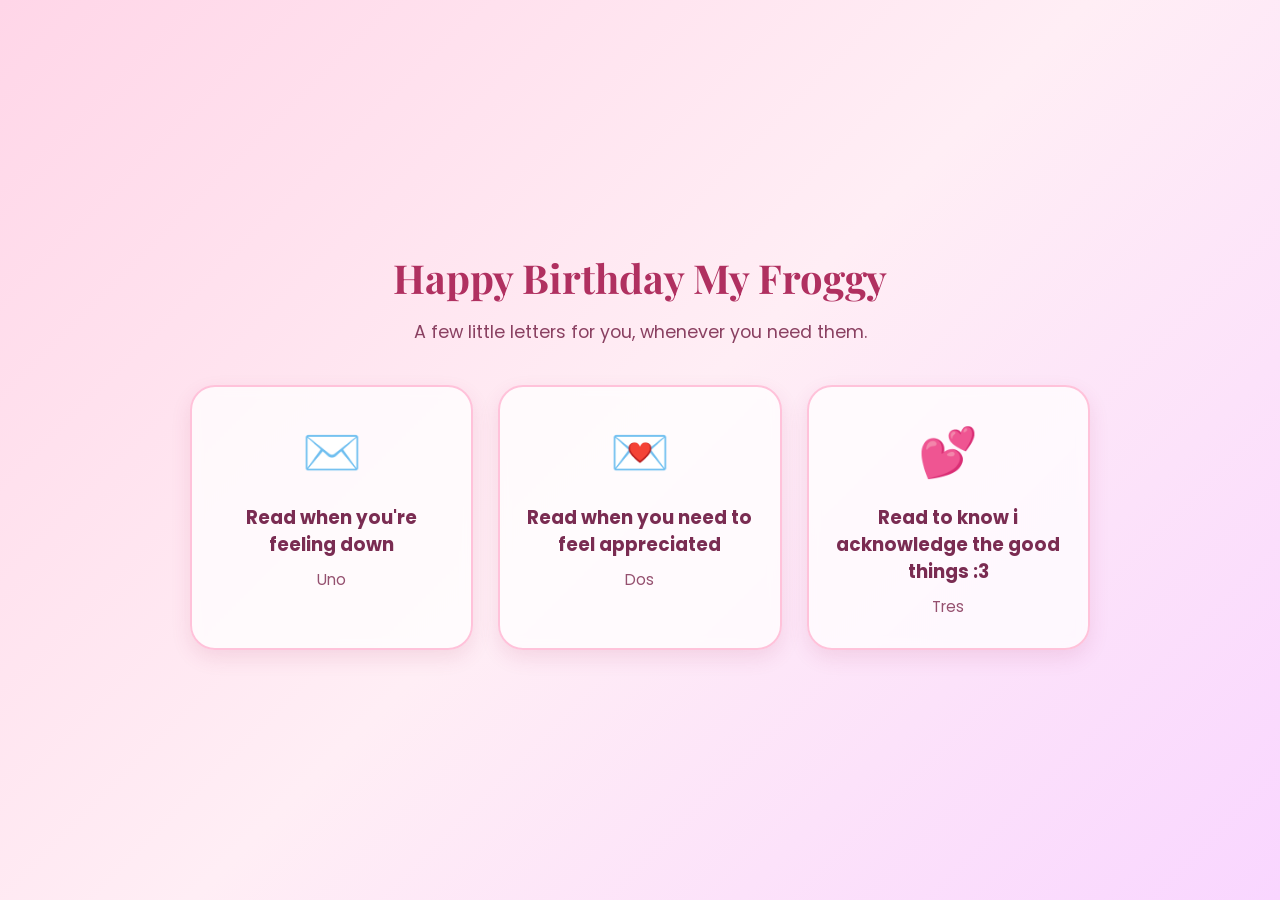
<file: index.html>
<!DOCTYPE html>
<html lang="en">
<head>
  <meta charset="UTF-8" />
  <meta name="viewport" content="width=device-width, initial-scale=1.0" />
  <title>Happy Birthday My Love</title>
  <link rel="stylesheet" href="css/styles.css" />
</head>
<body>
  <div class="hearts"></div>

  <main class="container">
    <h1>Happy Birthday My Froggy </h1>
    <p class="subtitle">A few little letters for you, whenever you need them.</p>

    <div class="envelope-grid">
      <a href="letter1.html" class="envelope-card">
        <div class="envelope-icon">✉️</div>
        <h2>Read when you're feeling down</h2>
        <p>Uno</p>
      </a>

      <a href="letter2.html" class="envelope-card">
        <div class="envelope-icon">💌</div>
        <h2>Read when you need to feel appreciated</h2>
        <p>Dos</p>
      </a>

      <a href="letter3.html" class="envelope-card">
        <div class="envelope-icon">💕</div>
        <h2>Read to know i acknowledge the good things :3</h2>
        <p>Tres</p>
      </a>
    </div>
  </main>
</body>
</html>
</file>
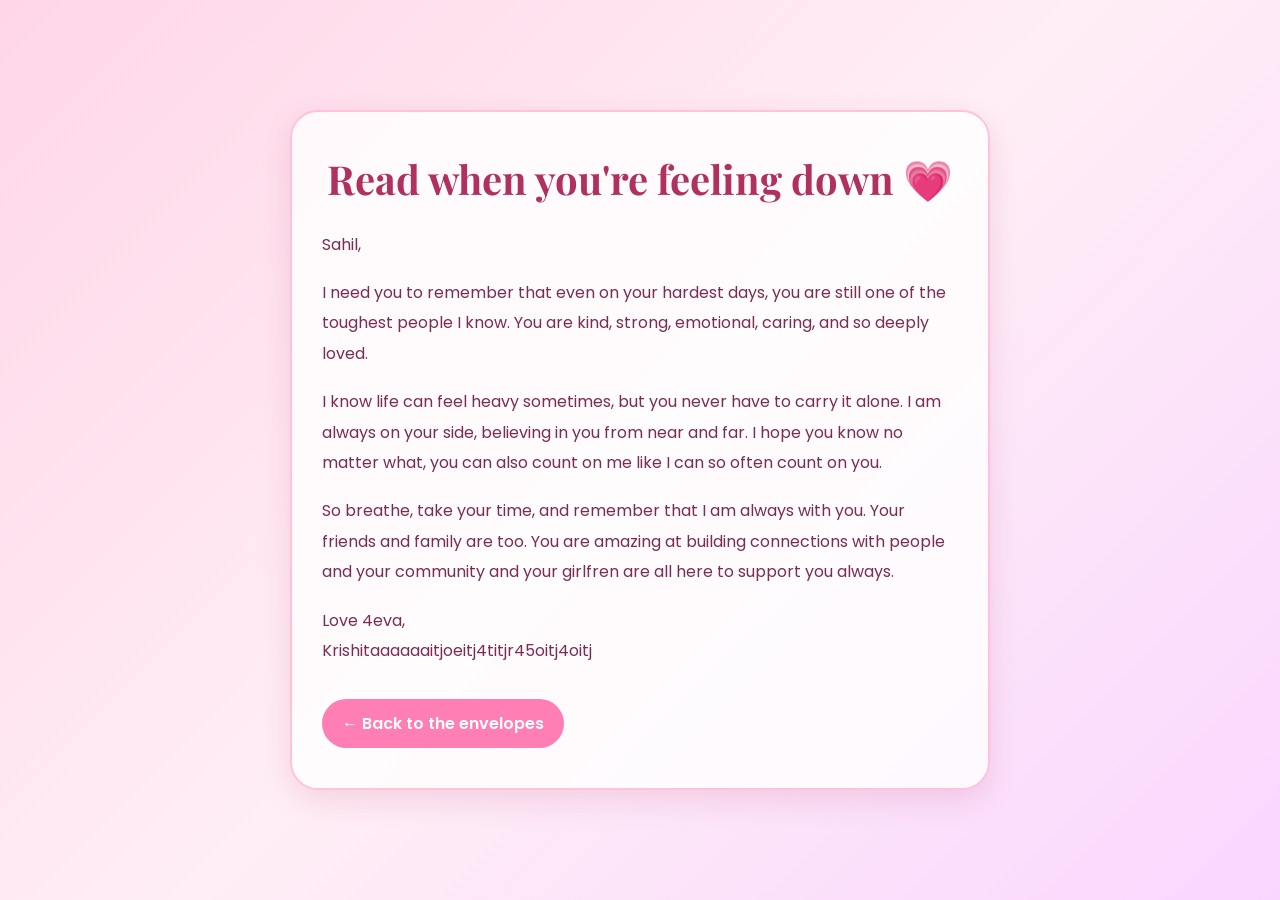
<file: letter1.html>
<!DOCTYPE html>
<html lang="en">
<head>
  <meta charset="UTF-8" />
  <meta name="viewport" content="width=device-width, initial-scale=1.0" />
  <title>Uno</title>
  <link rel="stylesheet" href="css/styles.css" />
</head>
<body>
  <main class="letter-page">
    <div class="letter-box">
      <h1>Read when you're feeling down 💗</h1>
      <p>
        Sahil,
      </p>
      <p>
        I need you to remember that even on your hardest days, you are still one of the toughest people I know. 
        You are kind, strong, emotional, caring, and so deeply loved.
      </p>
      <p>
        I know life can feel heavy sometimes, but you never have to carry it alone. I am
        always on your side, believing in you from near and far. I hope you know no matter what, you can also count on me like I can so often count on you. 
      </p>
      <p>
        So breathe, take your time, and remember that I am always with you. Your friends and family are too. You are amazing at building 
        connections with people and your community and your girlfren are all here to support you always. 
      </p>
      <p>
        Love 4eva,<br />
        Krishitaaaaaaitjoeitj4titjr45oitj4oitj
      </p>

      <a href="index.html" class="back-btn">← Back to the envelopes</a>
    </div>
  </main>
</body>
</html>
</file>
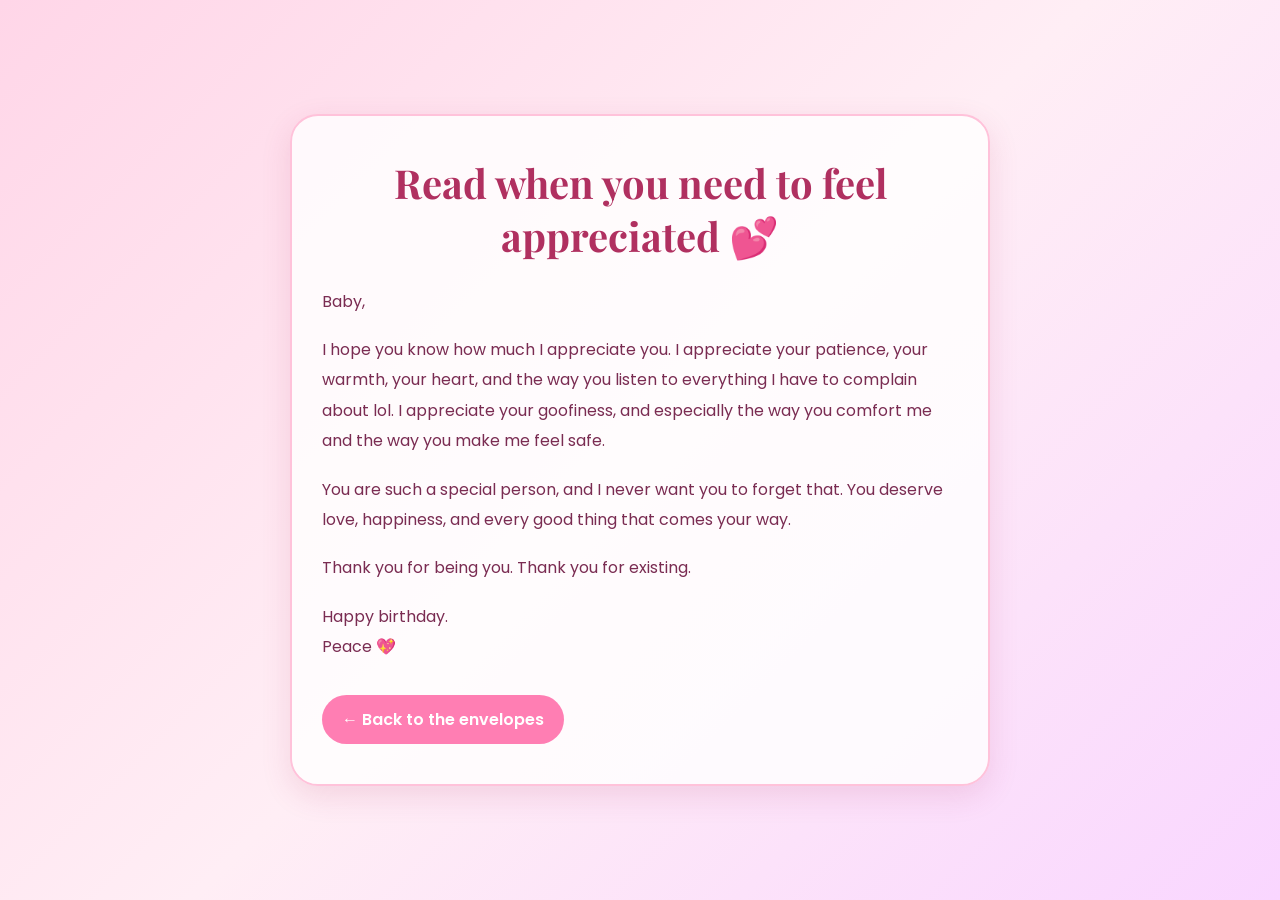
<file: letter2.html>
<!DOCTYPE html>
<html lang="en">
<head>
  <meta charset="UTF-8" />
  <meta name="viewport" content="width=device-width, initial-scale=1.0" />
  <title>Dos</title>
  <link rel="stylesheet" href="css/styles.css" />
</head>
<body>
  <main class="letter-page">
    <div class="letter-box">
      <h1>Read when you need to feel appreciated 💕</h1>
      <p>
        Baby,
      </p>
      <p>
        I hope you know how much I appreciate you. I appreciate your patience, your warmth,
        your heart, and the way you listen to everything I have to complain about lol. I appreciate your goofiness, and especially
        the way you comfort me and the way you make me feel safe.
      </p>
      <p>
        You are such a special person, and I never want you to forget that. You deserve love, happiness, and every good thing that comes your way.
      </p>
      <p>
        Thank you for being you. Thank you for existing.
      </p>
      <p>
        Happy birthday.<br />
        Peace 💖
      </p>

      <a href="index.html" class="back-btn">← Back to the envelopes</a>
    </div>
  </main>
</body>
</html>
</file>
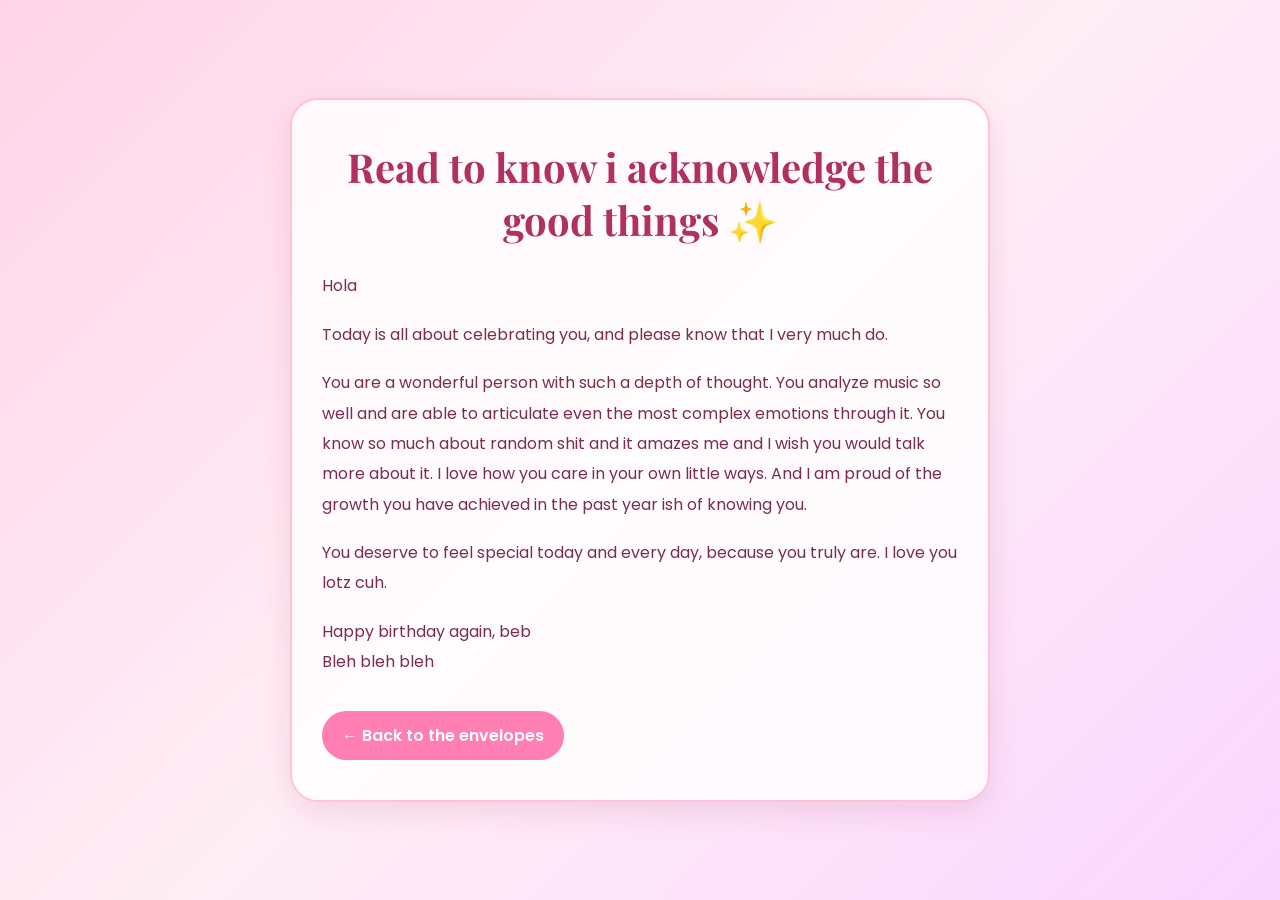
<file: letter3.html>
<!DOCTYPE html>
<html lang="en">
<head>
  <meta charset="UTF-8" />
  <meta name="viewport" content="width=device-width, initial-scale=1.0" />
  <title>Tres</title>
  <link rel="stylesheet" href="css/styles.css" />
</head>
<body>
  <main class="letter-page">
    <div class="letter-box">
      <h1>Read to know i acknowledge the good things ✨</h1>
      <p>
        Hola
      </p>
      <p>
        Today is all about celebrating you, and please know that I very much do.
      </p>
      <p>
        You are a wonderful person with such a depth of thought. You analyze music so well and are able to articulate even the most complex emotions through it. 
        You know so much about random shit and it amazes me and I wish you would talk more about it. I love how you care in your own little ways. And I am proud of the growth 
        you have achieved in the past year ish of knowing you. 
      </p>
      <p>
        You deserve to feel special today and every day, because you truly are. I love you lotz cuh. 
      </p>
      <p>
        Happy birthday again, beb<br />
        Bleh bleh bleh
      </p>

      <a href="index.html" class="back-btn">← Back to the envelopes</a>
    </div>
  </main>
</body>
</html>
</file>
<file: css/styles.css>
@import url('https://fonts.googleapis.com/css2?family=Playfair+Display:wght@600;700&family=Poppins:wght@300;400;500;600&display=swap');

* {
  margin: 0;
  padding: 0;
  box-sizing: border-box;
}

body {
  font-family: 'Poppins', sans-serif;
  min-height: 100vh;
  background: linear-gradient(135deg, #ffd6e8, #ffeef5, #f9d6ff);
  color: #7a2c52;
}

.container,
.letter-page {
  min-height: 100vh;
  display: flex;
  flex-direction: column;
  justify-content: center;
  padding: 40px 20px;
  text-align: center;
}

h1 {
  font-family: 'Playfair Display', serif;
  font-size: 2.5rem;
  margin-bottom: 15px;
  color: #b03060;
}

.subtitle {
  font-size: 1.1rem;
  margin-bottom: 40px;
  color: #8a4061;
}

.envelope-grid {
  display: grid;
  grid-template-columns: repeat(auto-fit, minmax(220px, 1fr));
  gap: 25px;
  width: 100%;
  max-width: 900px;
  margin: 0 auto;
}

.envelope-card {
  background: rgba(255, 255, 255, 0.75);
  border: 2px solid #ffc2da;
  border-radius: 25px;
  padding: 30px 20px;
  text-decoration: none;
  color: #7a2c52;
  box-shadow: 0 8px 20px rgba(176, 48, 96, 0.12);
  transition: transform 0.25s ease, box-shadow 0.25s ease;
  backdrop-filter: blur(6px);
}

.envelope-card:hover {
  transform: translateY(-8px) scale(1.02);
  box-shadow: 0 14px 28px rgba(176, 48, 96, 0.18);
}

.envelope-icon {
  font-size: 3rem;
  margin-bottom: 15px;
}

.envelope-card h2 {
  font-size: 1.15rem;
  margin-bottom: 10px;
}

.envelope-card p {
  font-size: 0.95rem;
  color: #95506f;
}

.letter-box {
  max-width: 700px;
  margin: 0 auto;
  background: rgba(255, 255, 255, 0.82);
  padding: 40px 30px;
  border-radius: 28px;
  border: 2px solid #ffc2da;
  box-shadow: 0 10px 30px rgba(176, 48, 96, 0.14);
  text-align: left;
}

.letter-box h1 {
  text-align: center;
  margin-bottom: 25px;
}

.letter-box p {
  font-size: 1rem;
  line-height: 1.9;
  margin-bottom: 18px;
  color: #7a2c52;
}

.back-btn {
  display: inline-block;
  margin-top: 15px;
  text-decoration: none;
  background: #ff7eb3;
  color: white;
  padding: 12px 20px;
  border-radius: 999px;
  font-weight: 600;
  transition: background 0.25s ease, transform 0.25s ease;
}

.back-btn:hover {
  background: #e85d98;
  transform: scale(1.04);
}

@media (max-width: 600px) {
  h1 {
    font-size: 2rem;
  }

  .letter-box {
    padding: 28px 20px;
  }

  .envelope-card {
    padding: 24px 18px;
  }
}
</file>
